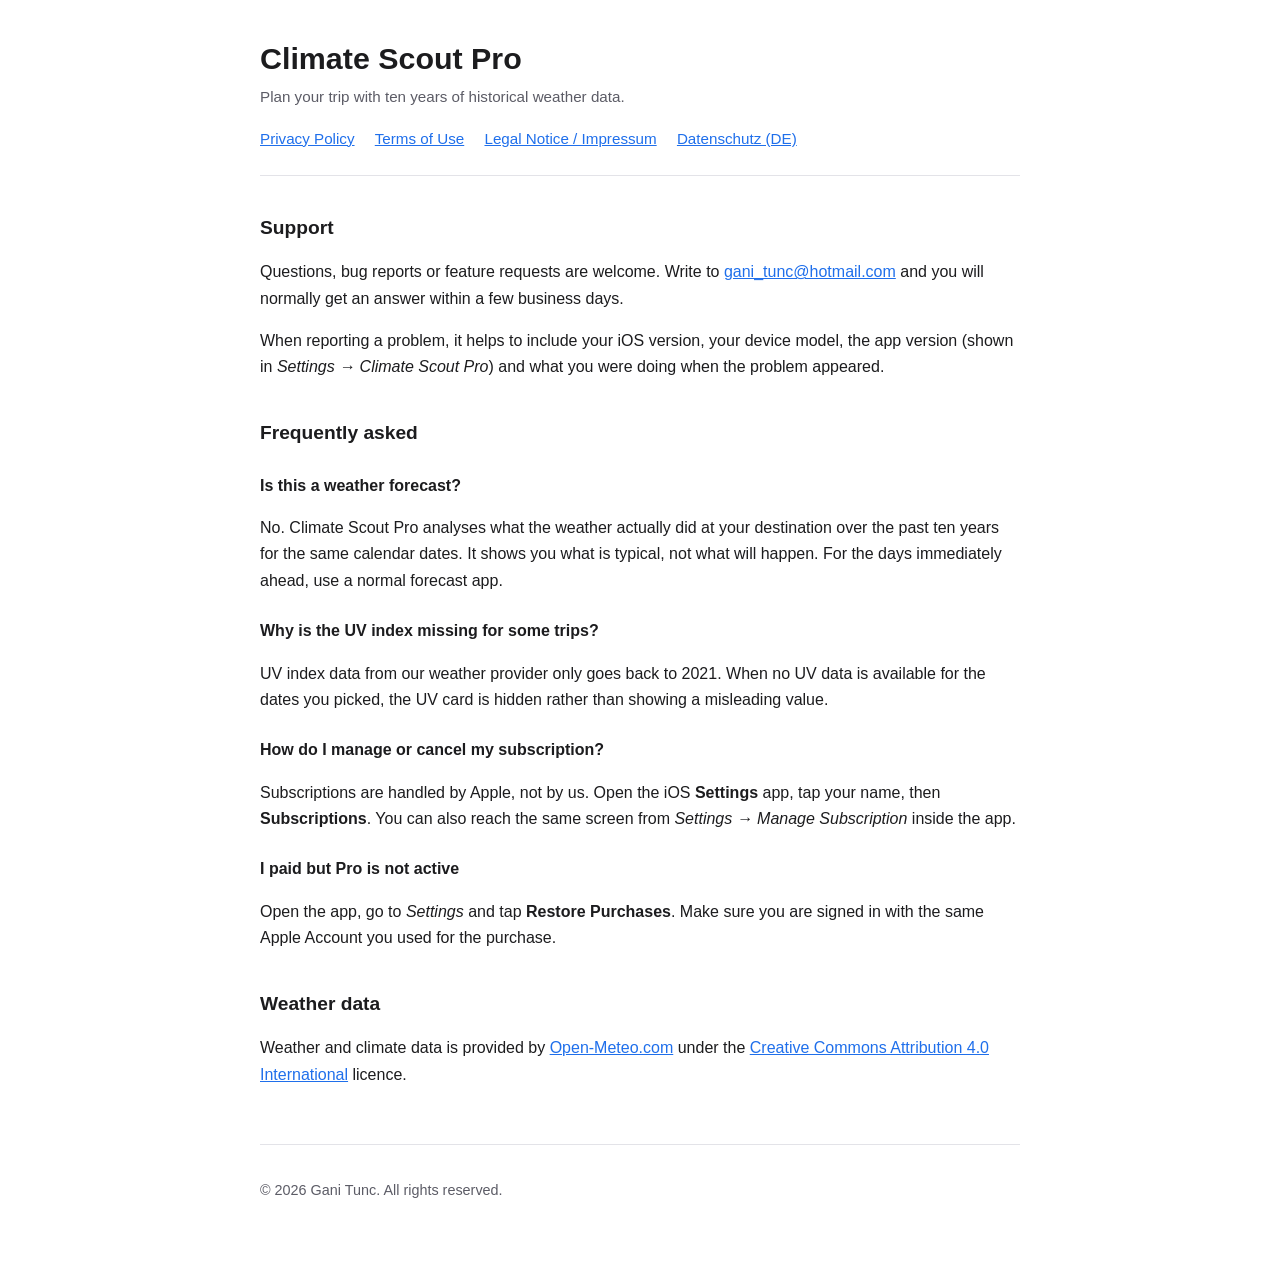
<file: index.html>
<!doctype html>
<html lang="en">
<head>
<meta charset="utf-8">
<meta name="viewport" content="width=device-width, initial-scale=1">
<title>Climate Scout Pro — Support</title>
<link rel="stylesheet" href="style.css">
</head>
<body>
<main>
  <header>
    <h1>Climate Scout Pro</h1>
    <p class="sub">Plan your trip with ten years of historical weather data.</p>
    <nav>
      <a href="privacy.html">Privacy Policy</a>
      <a href="terms.html">Terms of Use</a>
      <a href="impressum.html">Legal Notice / Impressum</a>
      <a href="datenschutz.html">Datenschutz (DE)</a>
    </nav>
  </header>

  <h2>Support</h2>
  <p>
    Questions, bug reports or feature requests are welcome. Write to
    <a href="mailto:gani_tunc@hotmail.com">gani_tunc@hotmail.com</a>
    and you will normally get an answer within a few business days.
  </p>
  <p>
    When reporting a problem, it helps to include your iOS version, your device model,
    the app version (shown in <em>Settings → Climate Scout Pro</em>) and what you were doing
    when the problem appeared.
  </p>

  <h2>Frequently asked</h2>

  <h3>Is this a weather forecast?</h3>
  <p>
    No. Climate Scout Pro analyses what the weather actually did at your destination over the
    past ten years for the same calendar dates. It shows you what is typical, not what will happen.
    For the days immediately ahead, use a normal forecast app.
  </p>

  <h3>Why is the UV index missing for some trips?</h3>
  <p>
    UV index data from our weather provider only goes back to 2021. When no UV data is available
    for the dates you picked, the UV card is hidden rather than showing a misleading value.
  </p>

  <h3>How do I manage or cancel my subscription?</h3>
  <p>
    Subscriptions are handled by Apple, not by us. Open the iOS <strong>Settings</strong> app, tap your
    name, then <strong>Subscriptions</strong>. You can also reach the same screen from
    <em>Settings → Manage Subscription</em> inside the app.
  </p>

  <h3>I paid but Pro is not active</h3>
  <p>
    Open the app, go to <em>Settings</em> and tap <strong>Restore Purchases</strong>. Make sure you are
    signed in with the same Apple Account you used for the purchase.
  </p>

  <h2>Weather data</h2>
  <p>
    Weather and climate data is provided by <a href="https://open-meteo.com/">Open-Meteo.com</a>
    under the
    <a href="https://creativecommons.org/licenses/by/4.0/">Creative Commons Attribution 4.0 International</a>
    licence.
  </p>

  <footer>
    <p>© <span id="y">2026</span> Gani Tunc. All rights reserved.</p>
  </footer>
</main>
<script>document.getElementById('y').textContent = new Date().getFullYear();</script>
</body>
</html>
</file>
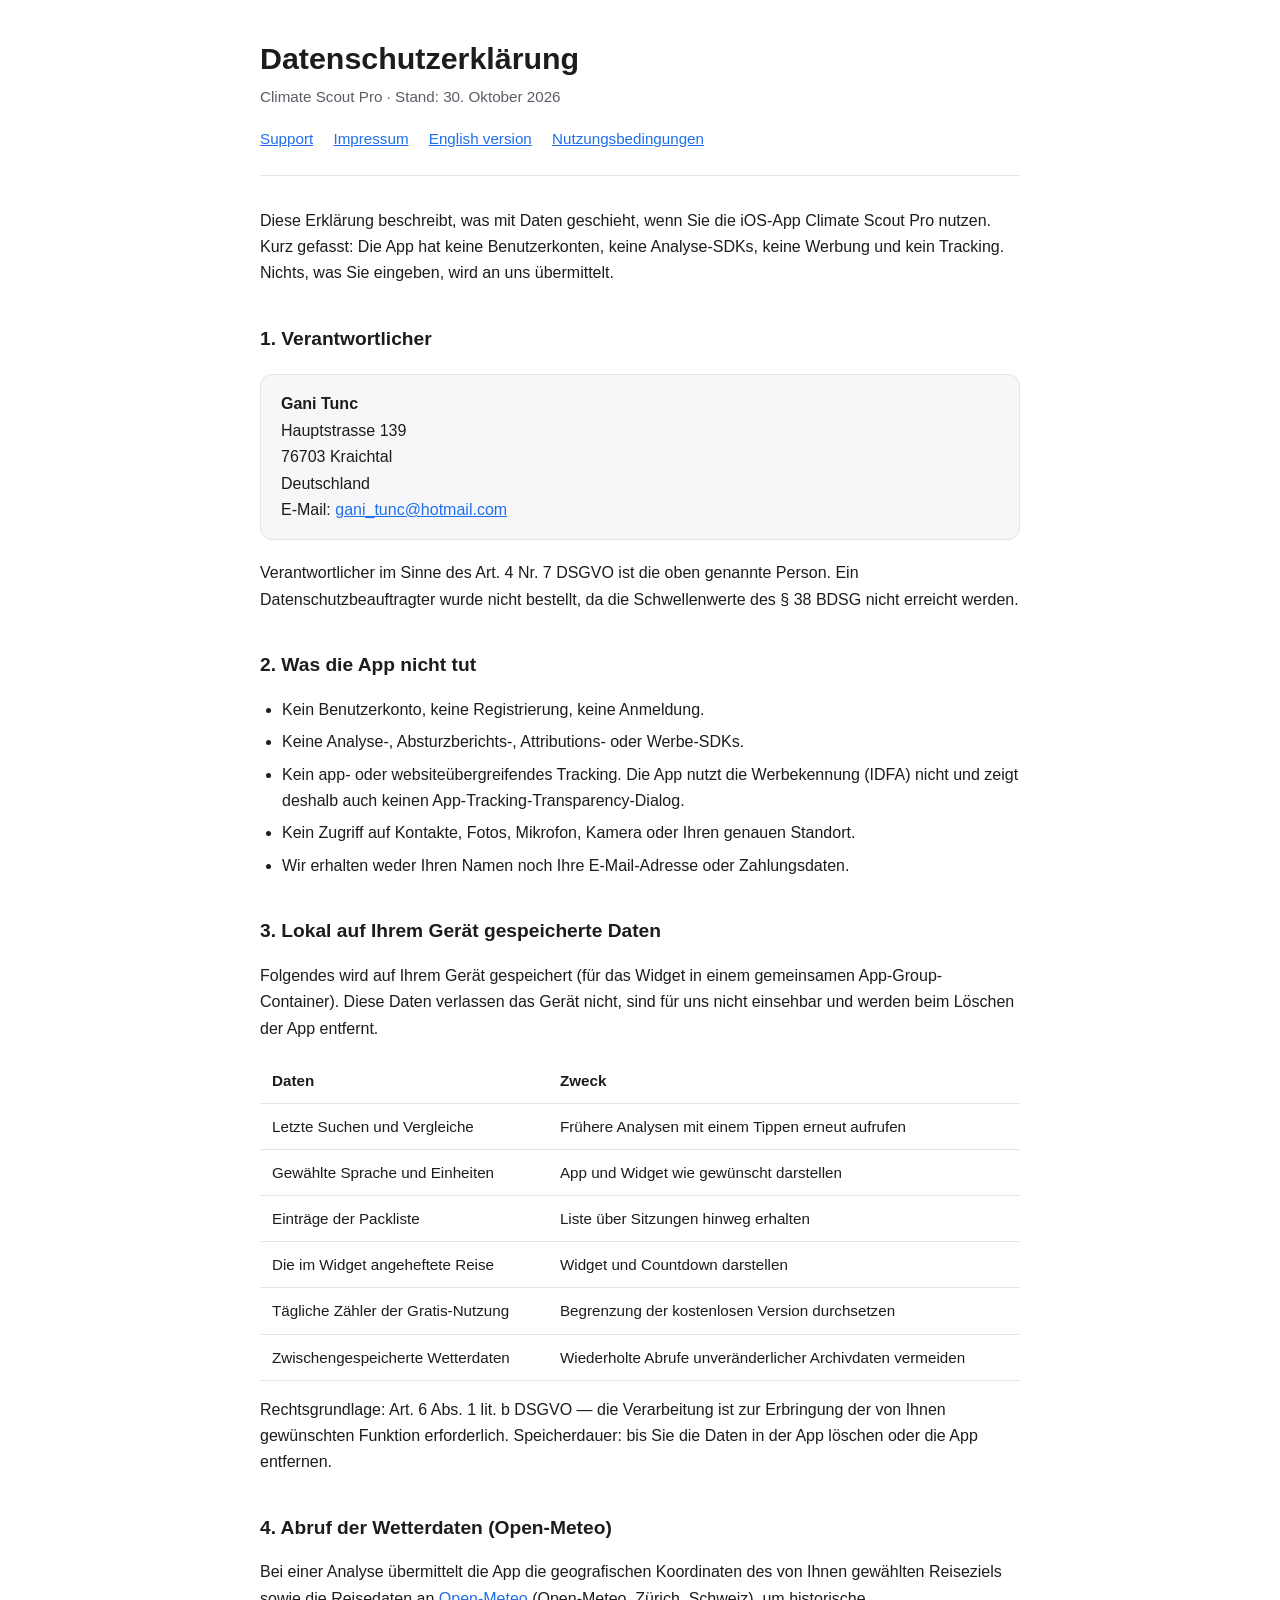
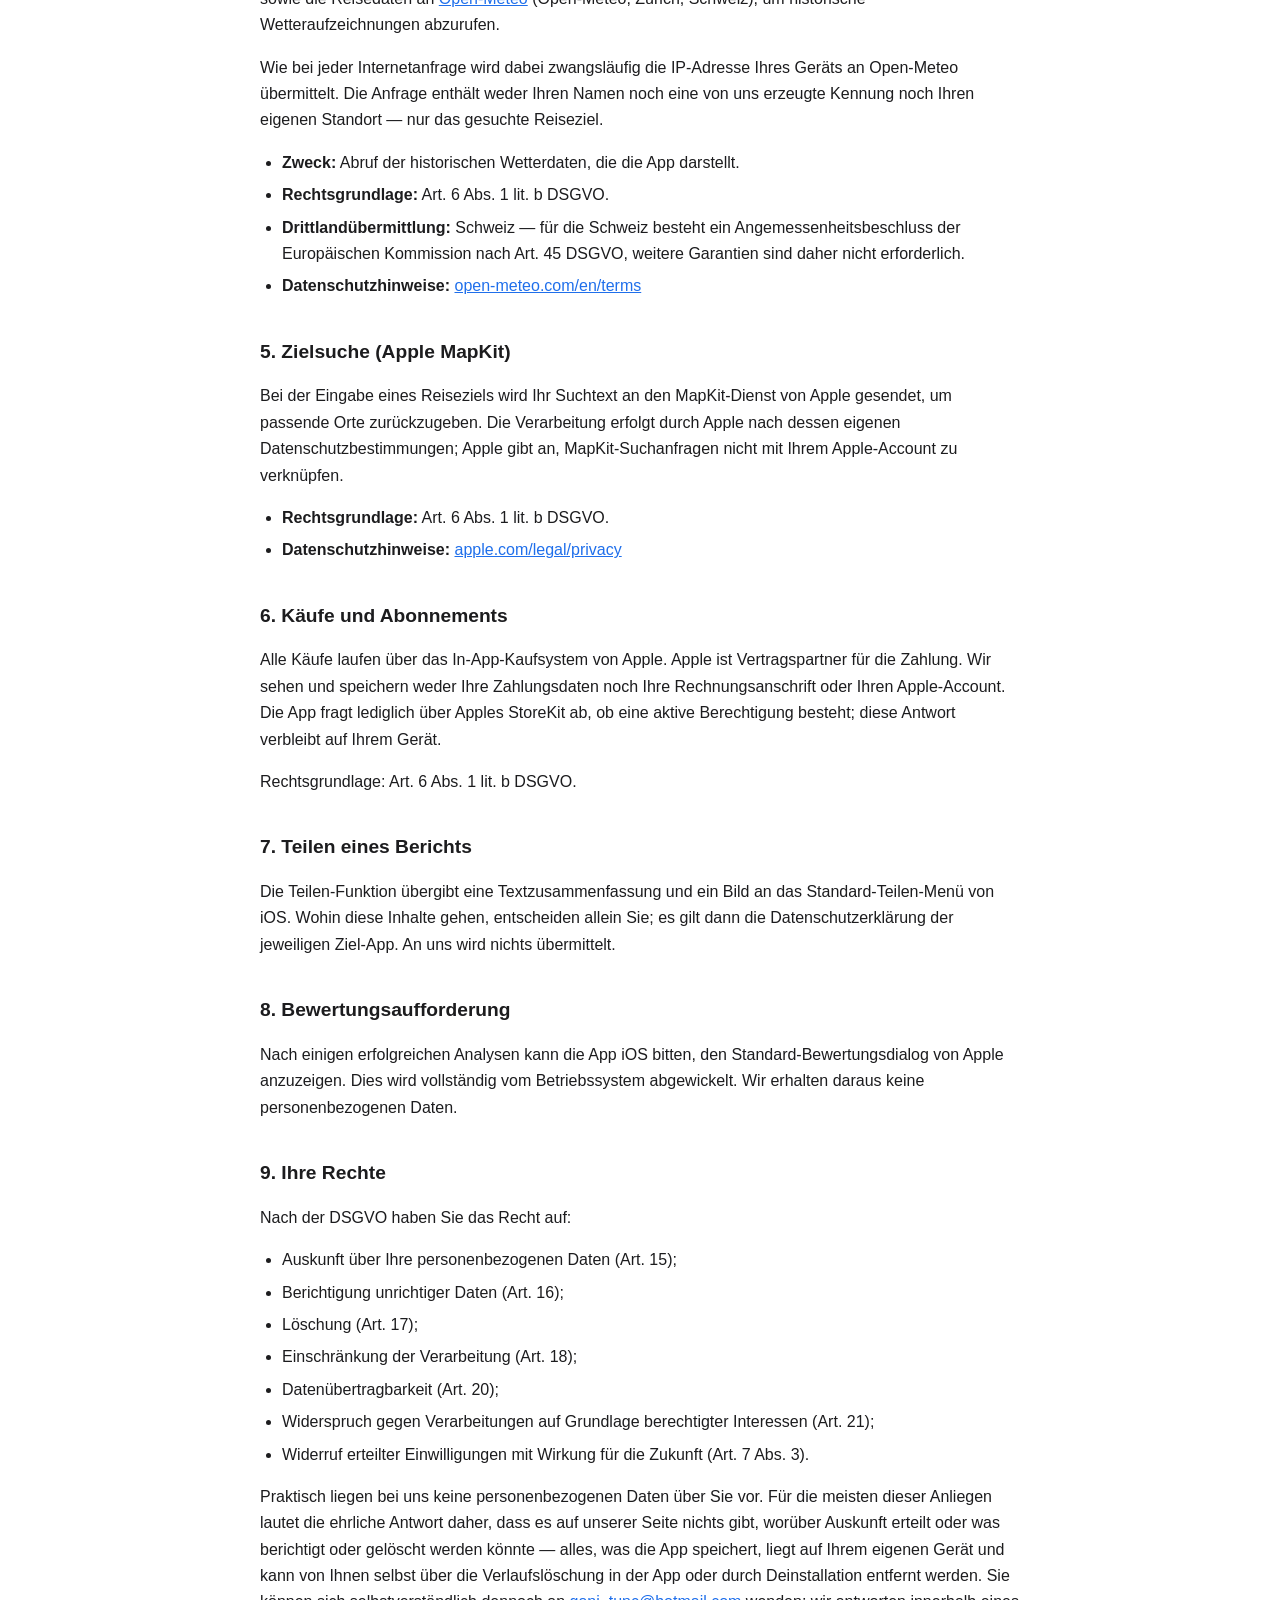
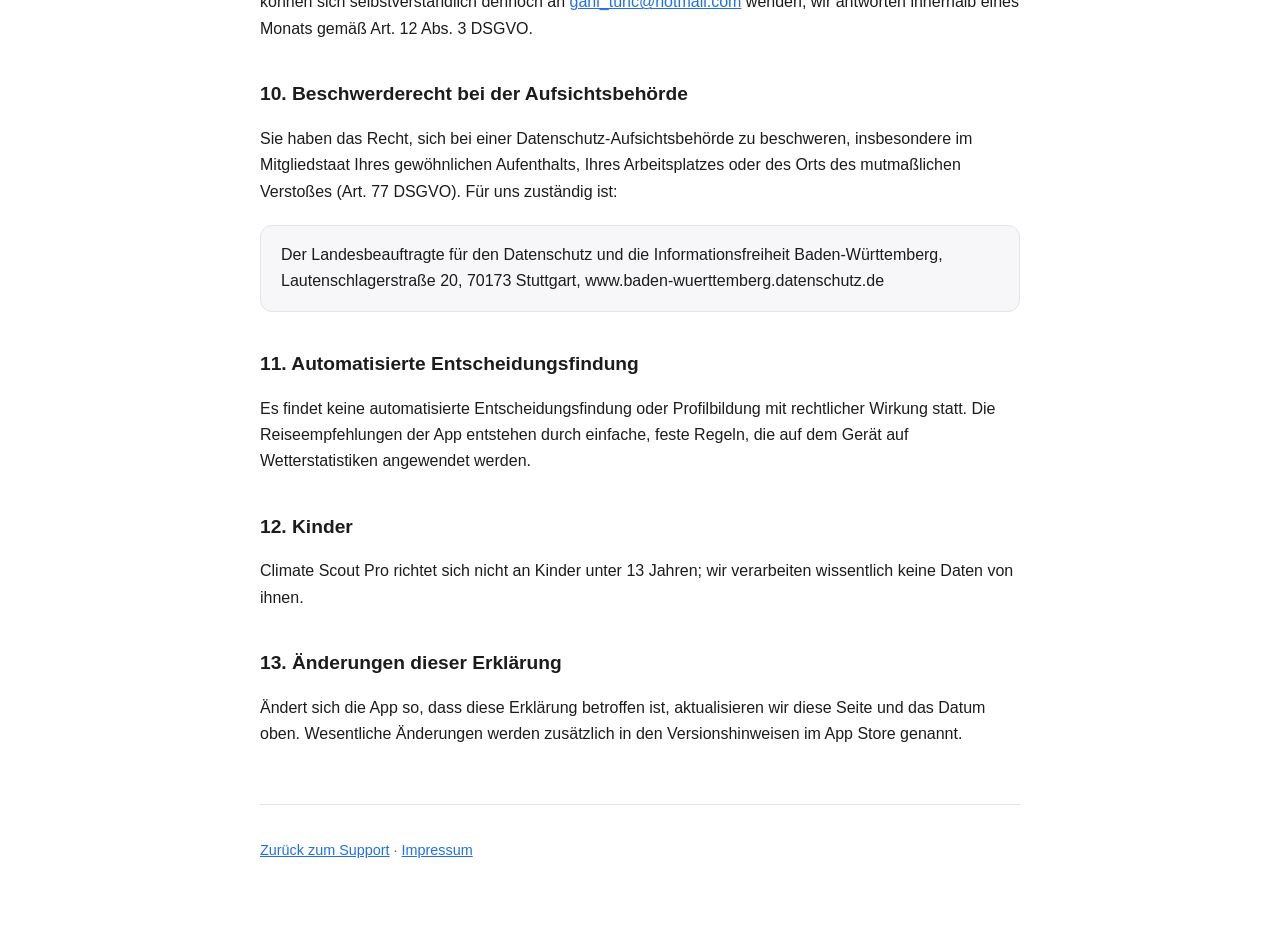
<file: datenschutz.html>
<!doctype html>
<html lang="de">
<head>
<meta charset="utf-8">
<meta name="viewport" content="width=device-width, initial-scale=1">
<title>Datenschutzerklärung — Climate Scout Pro</title>
<link rel="stylesheet" href="style.css">
</head>
<body>
<main>
  <header>
    <h1>Datenschutzerklärung</h1>
    <p class="sub">Climate Scout Pro · Stand: 30. Oktober 2026</p>
    <nav>
      <a href="index.html">Support</a>
      <a href="impressum.html">Impressum</a>
      <a href="privacy.html">English version</a>
      <a href="terms.html">Nutzungsbedingungen</a>
    </nav>
  </header>

  <p>
    Diese Erklärung beschreibt, was mit Daten geschieht, wenn Sie die iOS-App Climate Scout Pro
    nutzen. Kurz gefasst: Die App hat keine Benutzerkonten, keine Analyse-SDKs, keine Werbung und
    kein Tracking. Nichts, was Sie eingeben, wird an uns übermittelt.
  </p>

  <h2>1. Verantwortlicher</h2>
  <div class="card">
    <address>
      <strong>Gani Tunc</strong><br>
      Hauptstrasse 139<br>
      76703 Kraichtal<br>
      Deutschland<br>
      E-Mail: <a href="mailto:gani_tunc@hotmail.com">gani_tunc@hotmail.com</a>
    </address>
  </div>
  <p>
    Verantwortlicher im Sinne des Art. 4 Nr. 7 DSGVO ist die oben genannte Person. Ein
    Datenschutzbeauftragter wurde nicht bestellt, da die Schwellenwerte des § 38 BDSG nicht
    erreicht werden.
  </p>

  <h2>2. Was die App nicht tut</h2>
  <ul>
    <li>Kein Benutzerkonto, keine Registrierung, keine Anmeldung.</li>
    <li>Keine Analyse-, Absturzberichts-, Attributions- oder Werbe-SDKs.</li>
    <li>Kein app- oder websiteübergreifendes Tracking. Die App nutzt die Werbekennung (IDFA)
        nicht und zeigt deshalb auch keinen App-Tracking-Transparency-Dialog.</li>
    <li>Kein Zugriff auf Kontakte, Fotos, Mikrofon, Kamera oder Ihren genauen Standort.</li>
    <li>Wir erhalten weder Ihren Namen noch Ihre E-Mail-Adresse oder Zahlungsdaten.</li>
  </ul>

  <h2>3. Lokal auf Ihrem Gerät gespeicherte Daten</h2>
  <p>
    Folgendes wird auf Ihrem Gerät gespeichert (für das Widget in einem gemeinsamen App-Group-
    Container). Diese Daten verlassen das Gerät nicht, sind für uns nicht einsehbar und werden
    beim Löschen der App entfernt.
  </p>
  <table>
    <tr><th>Daten</th><th>Zweck</th></tr>
    <tr><td>Letzte Suchen und Vergleiche</td><td>Frühere Analysen mit einem Tippen erneut aufrufen</td></tr>
    <tr><td>Gewählte Sprache und Einheiten</td><td>App und Widget wie gewünscht darstellen</td></tr>
    <tr><td>Einträge der Packliste</td><td>Liste über Sitzungen hinweg erhalten</td></tr>
    <tr><td>Die im Widget angeheftete Reise</td><td>Widget und Countdown darstellen</td></tr>
    <tr><td>Tägliche Zähler der Gratis-Nutzung</td><td>Begrenzung der kostenlosen Version durchsetzen</td></tr>
    <tr><td>Zwischengespeicherte Wetterdaten</td><td>Wiederholte Abrufe unveränderlicher Archivdaten vermeiden</td></tr>
  </table>
  <p>
    Rechtsgrundlage: Art. 6 Abs. 1 lit. b DSGVO — die Verarbeitung ist zur Erbringung der von Ihnen
    gewünschten Funktion erforderlich. Speicherdauer: bis Sie die Daten in der App löschen oder die
    App entfernen.
  </p>

  <h2>4. Abruf der Wetterdaten (Open-Meteo)</h2>
  <p>
    Bei einer Analyse übermittelt die App die geografischen Koordinaten des von Ihnen gewählten
    Reiseziels sowie die Reisedaten an <a href="https://open-meteo.com/">Open-Meteo</a>
    (Open-Meteo, Zürich, Schweiz), um historische Wetteraufzeichnungen abzurufen.
  </p>
  <p>
    Wie bei jeder Internetanfrage wird dabei zwangsläufig die IP-Adresse Ihres Geräts an
    Open-Meteo übermittelt. Die Anfrage enthält weder Ihren Namen noch eine von uns erzeugte
    Kennung noch Ihren eigenen Standort — nur das gesuchte Reiseziel.
  </p>
  <ul>
    <li><strong>Zweck:</strong> Abruf der historischen Wetterdaten, die die App darstellt.</li>
    <li><strong>Rechtsgrundlage:</strong> Art. 6 Abs. 1 lit. b DSGVO.</li>
    <li><strong>Drittlandübermittlung:</strong> Schweiz — für die Schweiz besteht ein
        Angemessenheitsbeschluss der Europäischen Kommission nach Art. 45 DSGVO, weitere Garantien
        sind daher nicht erforderlich.</li>
    <li><strong>Datenschutzhinweise:</strong> <a href="https://open-meteo.com/en/terms">open-meteo.com/en/terms</a></li>
  </ul>

  <h2>5. Zielsuche (Apple MapKit)</h2>
  <p>
    Bei der Eingabe eines Reiseziels wird Ihr Suchtext an den MapKit-Dienst von Apple gesendet, um
    passende Orte zurückzugeben. Die Verarbeitung erfolgt durch Apple nach dessen eigenen
    Datenschutzbestimmungen; Apple gibt an, MapKit-Suchanfragen nicht mit Ihrem Apple-Account zu
    verknüpfen.
  </p>
  <ul>
    <li><strong>Rechtsgrundlage:</strong> Art. 6 Abs. 1 lit. b DSGVO.</li>
    <li><strong>Datenschutzhinweise:</strong> <a href="https://www.apple.com/legal/privacy/">apple.com/legal/privacy</a></li>
  </ul>

  <h2>6. Käufe und Abonnements</h2>
  <p>
    Alle Käufe laufen über das In-App-Kaufsystem von Apple. Apple ist Vertragspartner für die
    Zahlung. Wir sehen und speichern weder Ihre Zahlungsdaten noch Ihre Rechnungsanschrift oder
    Ihren Apple-Account. Die App fragt lediglich über Apples StoreKit ab, ob eine aktive
    Berechtigung besteht; diese Antwort verbleibt auf Ihrem Gerät.
  </p>
  <p>Rechtsgrundlage: Art. 6 Abs. 1 lit. b DSGVO.</p>

  <h2>7. Teilen eines Berichts</h2>
  <p>
    Die Teilen-Funktion übergibt eine Textzusammenfassung und ein Bild an das Standard-Teilen-Menü
    von iOS. Wohin diese Inhalte gehen, entscheiden allein Sie; es gilt dann die
    Datenschutzerklärung der jeweiligen Ziel-App. An uns wird nichts übermittelt.
  </p>

  <h2>8. Bewertungsaufforderung</h2>
  <p>
    Nach einigen erfolgreichen Analysen kann die App iOS bitten, den Standard-Bewertungsdialog von
    Apple anzuzeigen. Dies wird vollständig vom Betriebssystem abgewickelt. Wir erhalten daraus
    keine personenbezogenen Daten.
  </p>

  <h2>9. Ihre Rechte</h2>
  <p>Nach der DSGVO haben Sie das Recht auf:</p>
  <ul>
    <li>Auskunft über Ihre personenbezogenen Daten (Art. 15);</li>
    <li>Berichtigung unrichtiger Daten (Art. 16);</li>
    <li>Löschung (Art. 17);</li>
    <li>Einschränkung der Verarbeitung (Art. 18);</li>
    <li>Datenübertragbarkeit (Art. 20);</li>
    <li>Widerspruch gegen Verarbeitungen auf Grundlage berechtigter Interessen (Art. 21);</li>
    <li>Widerruf erteilter Einwilligungen mit Wirkung für die Zukunft (Art. 7 Abs. 3).</li>
  </ul>
  <p>
    Praktisch liegen bei uns keine personenbezogenen Daten über Sie vor. Für die meisten dieser
    Anliegen lautet die ehrliche Antwort daher, dass es auf unserer Seite nichts gibt, worüber
    Auskunft erteilt oder was berichtigt oder gelöscht werden könnte — alles, was die App
    speichert, liegt auf Ihrem eigenen Gerät und kann von Ihnen selbst über die Verlaufslöschung
    in der App oder durch Deinstallation entfernt werden. Sie können sich selbstverständlich
    dennoch an <a href="mailto:gani_tunc@hotmail.com">gani_tunc@hotmail.com</a> wenden; wir
    antworten innerhalb eines Monats gemäß Art. 12 Abs. 3 DSGVO.
  </p>

  <h2>10. Beschwerderecht bei der Aufsichtsbehörde</h2>
  <p>
    Sie haben das Recht, sich bei einer Datenschutz-Aufsichtsbehörde zu beschweren, insbesondere
    im Mitgliedstaat Ihres gewöhnlichen Aufenthalts, Ihres Arbeitsplatzes oder des Orts des
    mutmaßlichen Verstoßes (Art. 77 DSGVO). Für uns zuständig ist:
  </p>
  <div class="card">
    Der Landesbeauftragte für den Datenschutz und die Informationsfreiheit Baden-Württemberg, Lautenschlagerstraße 20, 70173 Stuttgart, www.baden-wuerttemberg.datenschutz.de
  </div>

  <h2>11. Automatisierte Entscheidungsfindung</h2>
  <p>
    Es findet keine automatisierte Entscheidungsfindung oder Profilbildung mit rechtlicher Wirkung
    statt. Die Reiseempfehlungen der App entstehen durch einfache, feste Regeln, die auf dem Gerät
    auf Wetterstatistiken angewendet werden.
  </p>

  <h2>12. Kinder</h2>
  <p>
    Climate Scout Pro richtet sich nicht an Kinder unter 13 Jahren; wir verarbeiten wissentlich
    keine Daten von ihnen.
  </p>

  <h2>13. Änderungen dieser Erklärung</h2>
  <p>
    Ändert sich die App so, dass diese Erklärung betroffen ist, aktualisieren wir diese Seite und
    das Datum oben. Wesentliche Änderungen werden zusätzlich in den Versionshinweisen im App Store
    genannt.
  </p>

  <footer>
    <p><a href="index.html">Zurück zum Support</a> · <a href="impressum.html">Impressum</a></p>
  </footer>
</main>
</body>
</html>
</file>
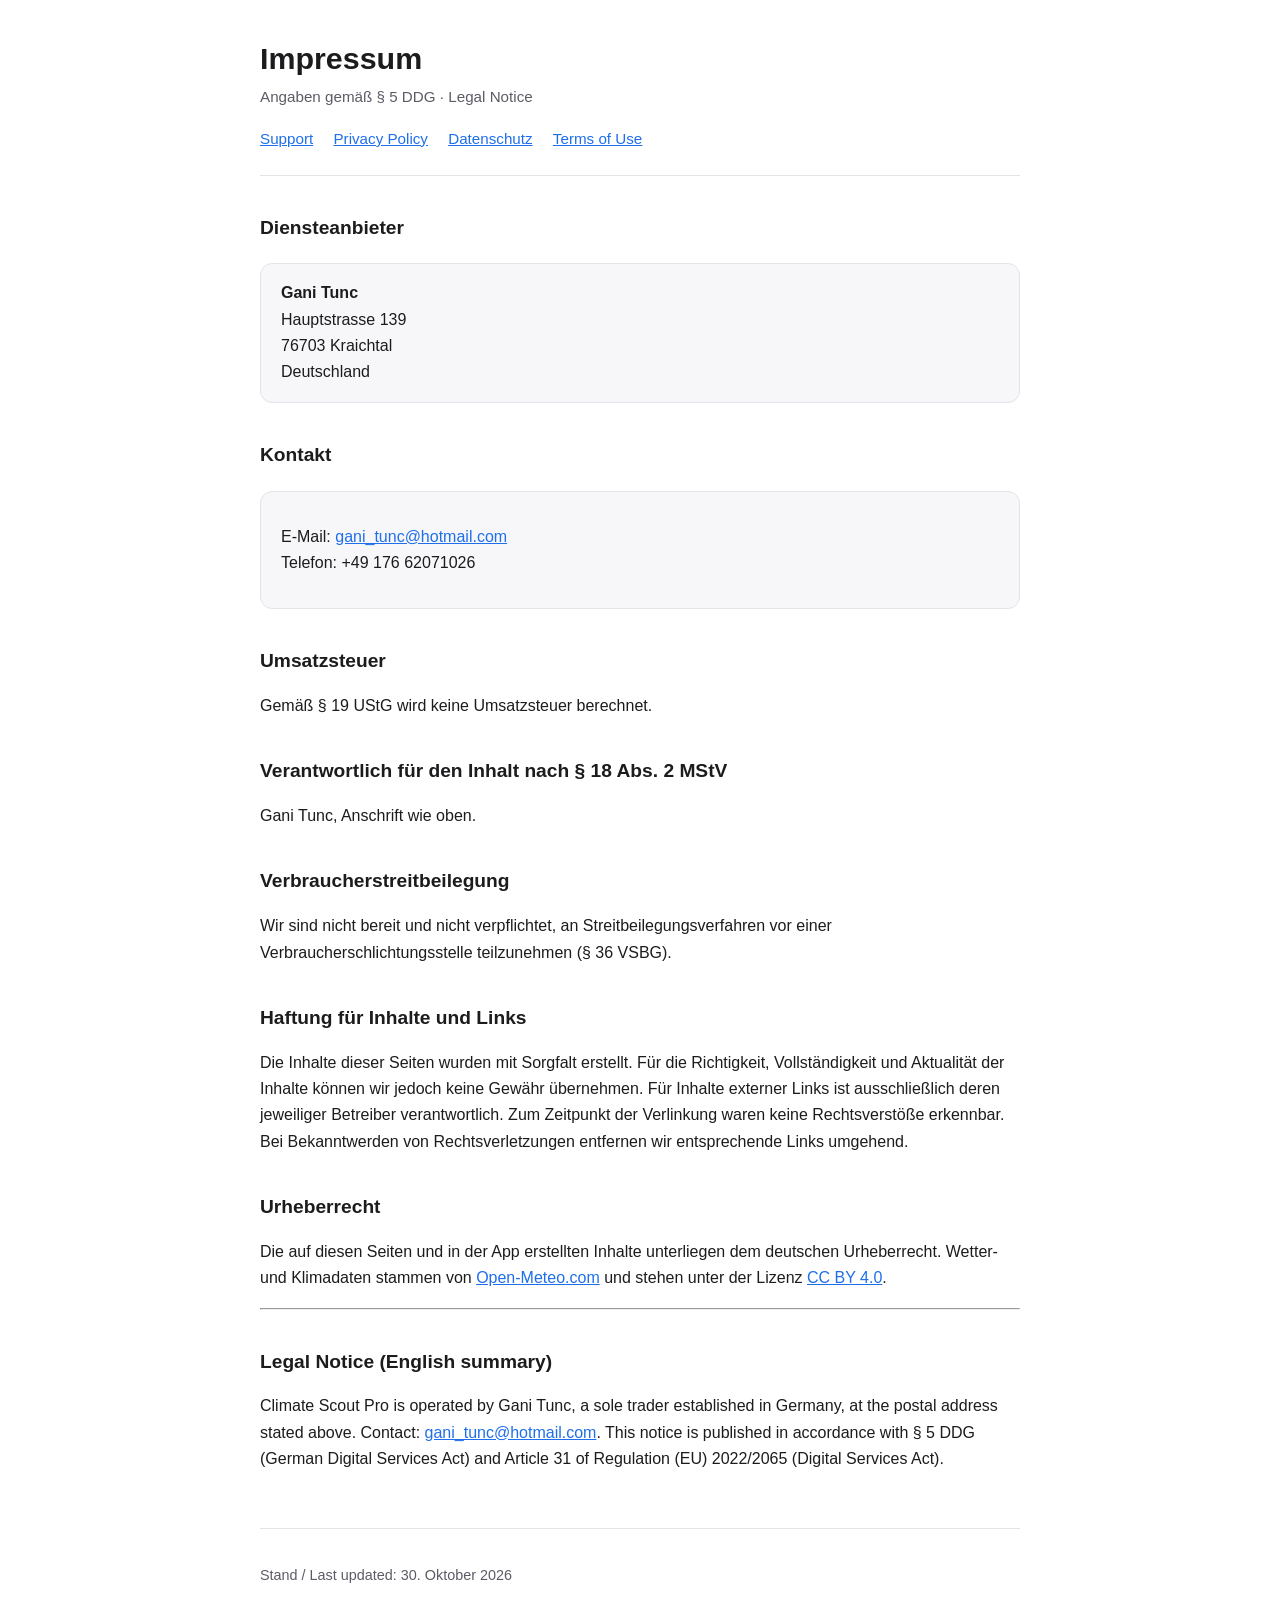
<file: impressum.html>
<!doctype html>
<html lang="de">
<head>
<meta charset="utf-8">
<meta name="viewport" content="width=device-width, initial-scale=1">
<title>Impressum — Climate Scout Pro</title>
<link rel="stylesheet" href="style.css">
</head>
<body>
<main>
  <header>
    <h1>Impressum</h1>
    <p class="sub">Angaben gemäß § 5 DDG · Legal Notice</p>
    <nav>
      <a href="index.html">Support</a>
      <a href="privacy.html">Privacy Policy</a>
      <a href="datenschutz.html">Datenschutz</a>
      <a href="terms.html">Terms of Use</a>
    </nav>
  </header>

  <h2>Diensteanbieter</h2>
  <div class="card">
    <address>
      <strong>Gani Tunc</strong><br>
      Hauptstrasse 139<br>
      76703 Kraichtal<br>
      Deutschland
    </address>
  </div>

  <h2>Kontakt</h2>
  <div class="card">
    <p>
      E-Mail: <a href="mailto:gani_tunc@hotmail.com">gani_tunc@hotmail.com</a><br>
      Telefon: +49 176 62071026
    </p>
  </div>

  <h2>Umsatzsteuer</h2>
  <p>
    Gemäß § 19 UStG wird keine Umsatzsteuer berechnet.
  </p>

  <h2>Verantwortlich für den Inhalt nach § 18 Abs. 2 MStV</h2>
  <p>
    Gani Tunc, Anschrift wie oben.
  </p>

  <h2>Verbraucherstreitbeilegung</h2>
  <p>
    Wir sind nicht bereit und nicht verpflichtet, an Streitbeilegungsverfahren vor einer
    Verbraucherschlichtungsstelle teilzunehmen (§ 36 VSBG).
  </p>

  <h2>Haftung für Inhalte und Links</h2>
  <p>
    Die Inhalte dieser Seiten wurden mit Sorgfalt erstellt. Für die Richtigkeit, Vollständigkeit
    und Aktualität der Inhalte können wir jedoch keine Gewähr übernehmen. Für Inhalte externer
    Links ist ausschließlich deren jeweiliger Betreiber verantwortlich. Zum Zeitpunkt der
    Verlinkung waren keine Rechtsverstöße erkennbar. Bei Bekanntwerden von Rechtsverletzungen
    entfernen wir entsprechende Links umgehend.
  </p>

  <h2>Urheberrecht</h2>
  <p>
    Die auf diesen Seiten und in der App erstellten Inhalte unterliegen dem deutschen
    Urheberrecht. Wetter- und Klimadaten stammen von
    <a href="https://open-meteo.com/">Open-Meteo.com</a> und stehen unter der Lizenz
    <a href="https://creativecommons.org/licenses/by/4.0/">CC BY 4.0</a>.
  </p>

  <hr>

  <h2>Legal Notice (English summary)</h2>
  <p>
    Climate Scout Pro is operated by Gani Tunc, a sole trader established in Germany, at the
    postal address stated above. Contact: <a href="mailto:gani_tunc@hotmail.com">gani_tunc@hotmail.com</a>.
    This notice is published in accordance with § 5 DDG (German Digital Services Act) and
    Article 31 of Regulation (EU) 2022/2065 (Digital Services Act).
  </p>

  <footer>
    <p>Stand / Last updated: 30. Oktober 2026</p>
  </footer>
</main>
</body>
</html>
</file>
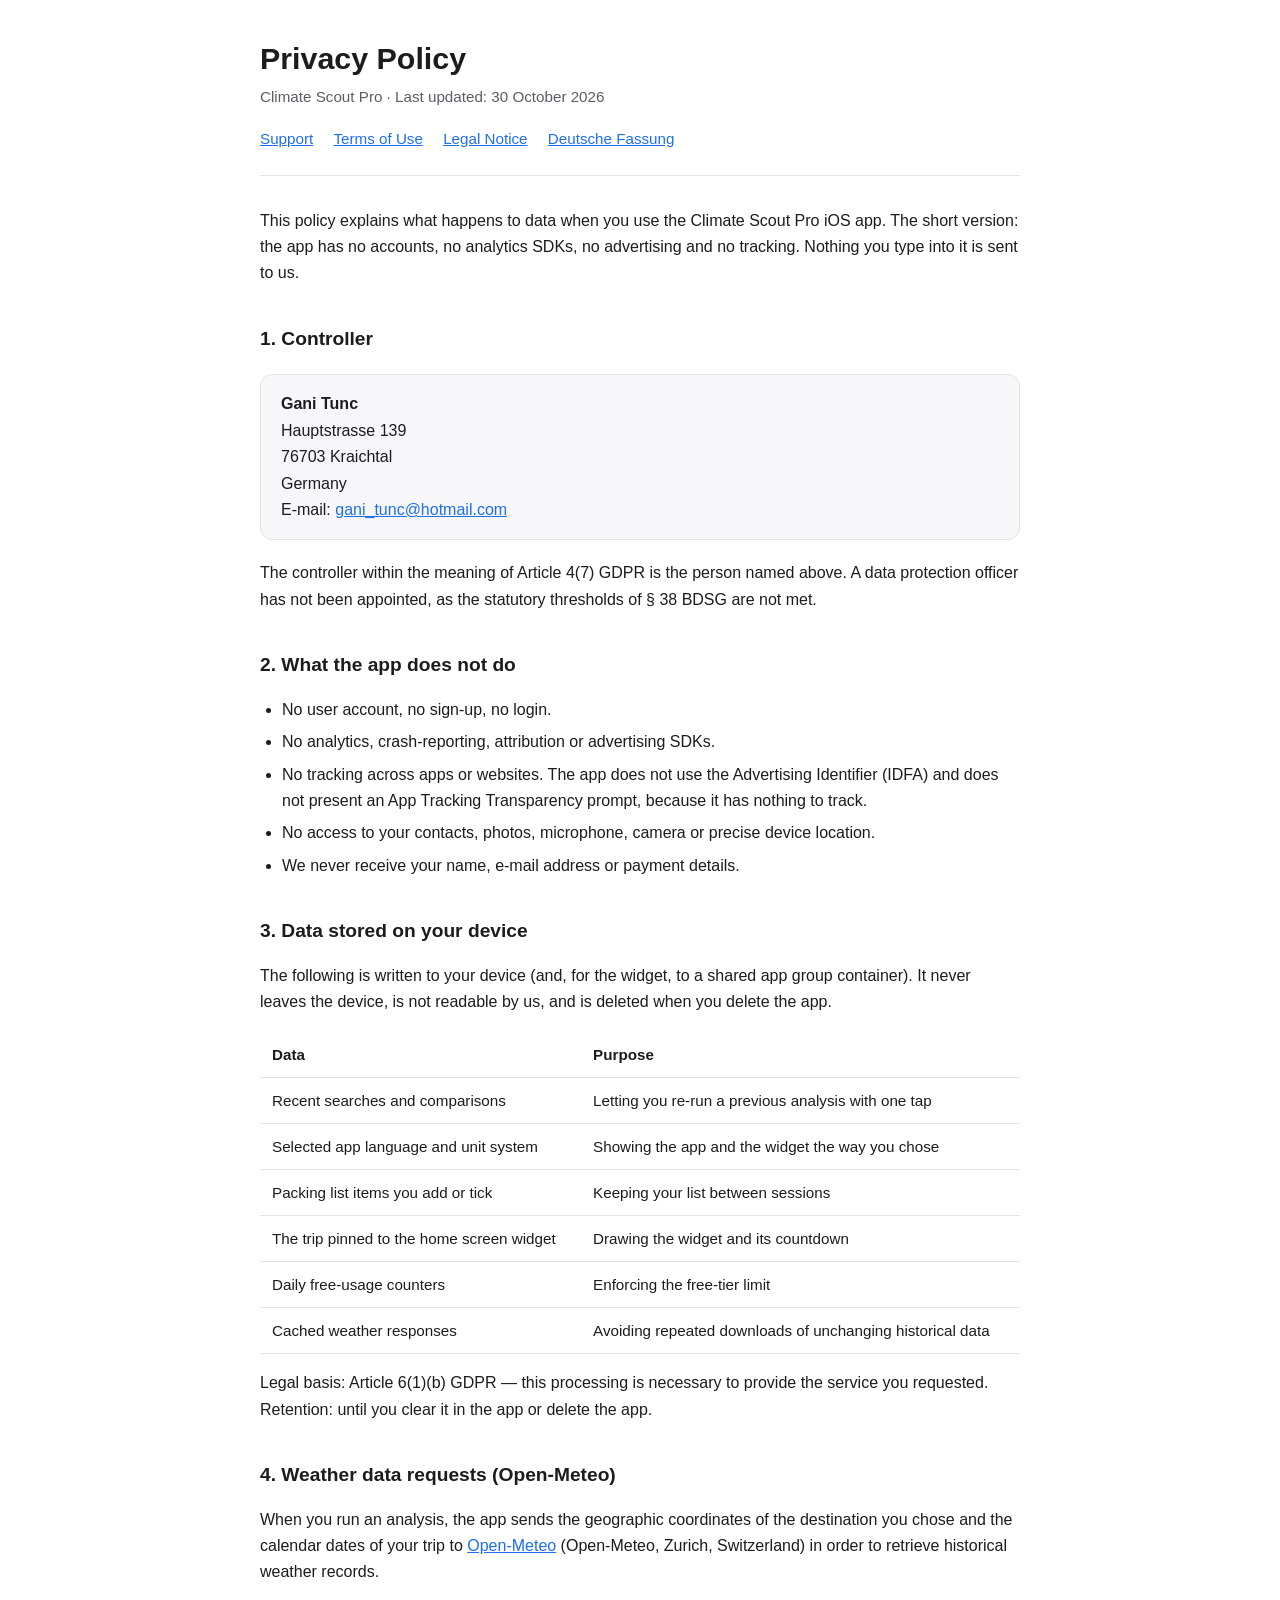
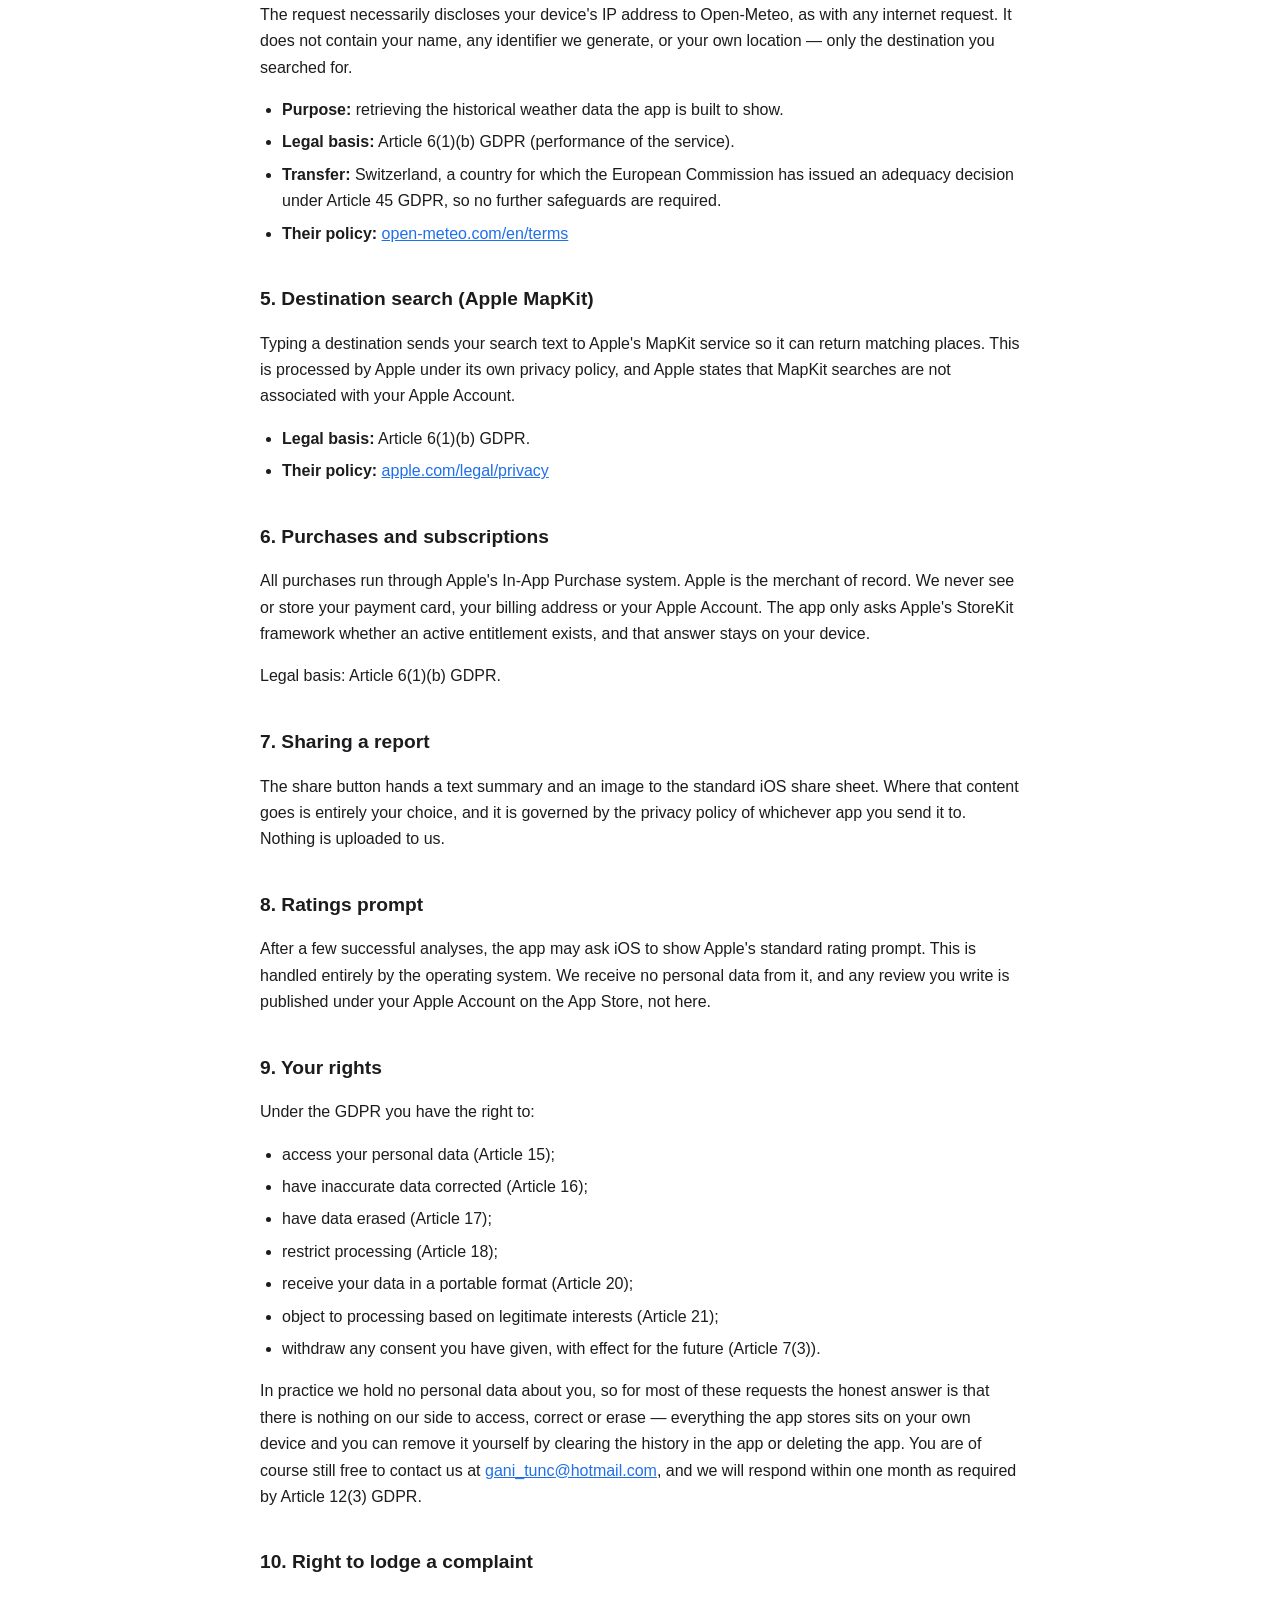
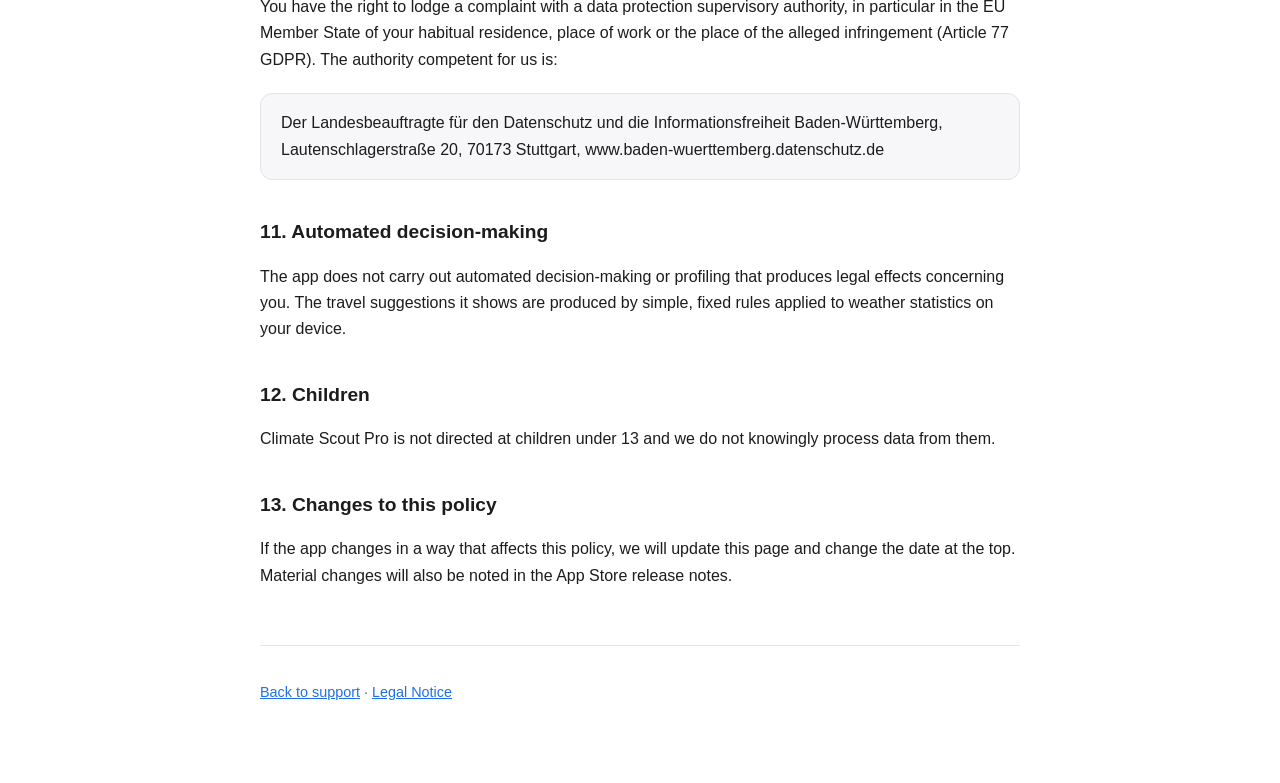
<file: privacy.html>
<!doctype html>
<html lang="en">
<head>
<meta charset="utf-8">
<meta name="viewport" content="width=device-width, initial-scale=1">
<title>Privacy Policy — Climate Scout Pro</title>
<link rel="stylesheet" href="style.css">
</head>
<body>
<main>
  <header>
    <h1>Privacy Policy</h1>
    <p class="sub">Climate Scout Pro · Last updated: 30 October 2026</p>
    <nav>
      <a href="index.html">Support</a>
      <a href="terms.html">Terms of Use</a>
      <a href="impressum.html">Legal Notice</a>
      <a href="datenschutz.html">Deutsche Fassung</a>
    </nav>
  </header>

  <p>
    This policy explains what happens to data when you use the Climate Scout Pro iOS app.
    The short version: the app has no accounts, no analytics SDKs, no advertising and no tracking.
    Nothing you type into it is sent to us.
  </p>

  <h2>1. Controller</h2>
  <div class="card">
    <address>
      <strong>Gani Tunc</strong><br>
      Hauptstrasse 139<br>
      76703 Kraichtal<br>
      Germany<br>
      E-mail: <a href="mailto:gani_tunc@hotmail.com">gani_tunc@hotmail.com</a>
    </address>
  </div>
  <p>
    The controller within the meaning of Article 4(7) GDPR is the person named above. A data
    protection officer has not been appointed, as the statutory thresholds of § 38 BDSG are not met.
  </p>

  <h2>2. What the app does not do</h2>
  <ul>
    <li>No user account, no sign-up, no login.</li>
    <li>No analytics, crash-reporting, attribution or advertising SDKs.</li>
    <li>No tracking across apps or websites. The app does not use the Advertising Identifier (IDFA)
        and does not present an App Tracking Transparency prompt, because it has nothing to track.</li>
    <li>No access to your contacts, photos, microphone, camera or precise device location.</li>
    <li>We never receive your name, e-mail address or payment details.</li>
  </ul>

  <h2>3. Data stored on your device</h2>
  <p>
    The following is written to your device (and, for the widget, to a shared app group container).
    It never leaves the device, is not readable by us, and is deleted when you delete the app.
  </p>
  <table>
    <tr><th>Data</th><th>Purpose</th></tr>
    <tr><td>Recent searches and comparisons</td><td>Letting you re-run a previous analysis with one tap</td></tr>
    <tr><td>Selected app language and unit system</td><td>Showing the app and the widget the way you chose</td></tr>
    <tr><td>Packing list items you add or tick</td><td>Keeping your list between sessions</td></tr>
    <tr><td>The trip pinned to the home screen widget</td><td>Drawing the widget and its countdown</td></tr>
    <tr><td>Daily free-usage counters</td><td>Enforcing the free-tier limit</td></tr>
    <tr><td>Cached weather responses</td><td>Avoiding repeated downloads of unchanging historical data</td></tr>
  </table>
  <p>
    Legal basis: Article 6(1)(b) GDPR — this processing is necessary to provide the service you
    requested. Retention: until you clear it in the app or delete the app.
  </p>

  <h2>4. Weather data requests (Open-Meteo)</h2>
  <p>
    When you run an analysis, the app sends the geographic coordinates of the destination you chose
    and the calendar dates of your trip to <a href="https://open-meteo.com/">Open-Meteo</a>
    (Open-Meteo, Zurich, Switzerland) in order to retrieve historical weather records.
  </p>
  <p>
    The request necessarily discloses your device's IP address to Open-Meteo, as with any internet
    request. It does not contain your name, any identifier we generate, or your own location —
    only the destination you searched for.
  </p>
  <ul>
    <li><strong>Purpose:</strong> retrieving the historical weather data the app is built to show.</li>
    <li><strong>Legal basis:</strong> Article 6(1)(b) GDPR (performance of the service).</li>
    <li><strong>Transfer:</strong> Switzerland, a country for which the European Commission has issued
        an adequacy decision under Article 45 GDPR, so no further safeguards are required.</li>
    <li><strong>Their policy:</strong> <a href="https://open-meteo.com/en/terms">open-meteo.com/en/terms</a></li>
  </ul>

  <h2>5. Destination search (Apple MapKit)</h2>
  <p>
    Typing a destination sends your search text to Apple's MapKit service so it can return matching
    places. This is processed by Apple under its own privacy policy, and Apple states that MapKit
    searches are not associated with your Apple Account.
  </p>
  <ul>
    <li><strong>Legal basis:</strong> Article 6(1)(b) GDPR.</li>
    <li><strong>Their policy:</strong> <a href="https://www.apple.com/legal/privacy/">apple.com/legal/privacy</a></li>
  </ul>

  <h2>6. Purchases and subscriptions</h2>
  <p>
    All purchases run through Apple's In-App Purchase system. Apple is the merchant of record. We
    never see or store your payment card, your billing address or your Apple Account. The app only
    asks Apple's StoreKit framework whether an active entitlement exists, and that answer stays on
    your device.
  </p>
  <p>Legal basis: Article 6(1)(b) GDPR.</p>

  <h2>7. Sharing a report</h2>
  <p>
    The share button hands a text summary and an image to the standard iOS share sheet. Where that
    content goes is entirely your choice, and it is governed by the privacy policy of whichever app
    you send it to. Nothing is uploaded to us.
  </p>

  <h2>8. Ratings prompt</h2>
  <p>
    After a few successful analyses, the app may ask iOS to show Apple's standard rating prompt.
    This is handled entirely by the operating system. We receive no personal data from it, and any
    review you write is published under your Apple Account on the App Store, not here.
  </p>

  <h2>9. Your rights</h2>
  <p>Under the GDPR you have the right to:</p>
  <ul>
    <li>access your personal data (Article 15);</li>
    <li>have inaccurate data corrected (Article 16);</li>
    <li>have data erased (Article 17);</li>
    <li>restrict processing (Article 18);</li>
    <li>receive your data in a portable format (Article 20);</li>
    <li>object to processing based on legitimate interests (Article 21);</li>
    <li>withdraw any consent you have given, with effect for the future (Article 7(3)).</li>
  </ul>
  <p>
    In practice we hold no personal data about you, so for most of these requests the honest answer
    is that there is nothing on our side to access, correct or erase — everything the app stores
    sits on your own device and you can remove it yourself by clearing the history in the app or
    deleting the app. You are of course still free to contact us at
    <a href="mailto:gani_tunc@hotmail.com">gani_tunc@hotmail.com</a>, and we will respond within
    one month as required by Article 12(3) GDPR.
  </p>

  <h2>10. Right to lodge a complaint</h2>
  <p>
    You have the right to lodge a complaint with a data protection supervisory authority, in
    particular in the EU Member State of your habitual residence, place of work or the place of the
    alleged infringement (Article 77 GDPR). The authority competent for us is:
  </p>
  <div class="card">
    Der Landesbeauftragte für den Datenschutz und die Informationsfreiheit Baden-Württemberg, Lautenschlagerstraße 20, 70173 Stuttgart, www.baden-wuerttemberg.datenschutz.de
  </div>

  <h2>11. Automated decision-making</h2>
  <p>
    The app does not carry out automated decision-making or profiling that produces legal effects
    concerning you. The travel suggestions it shows are produced by simple, fixed rules applied to
    weather statistics on your device.
  </p>

  <h2>12. Children</h2>
  <p>
    Climate Scout Pro is not directed at children under 13 and we do not knowingly process data
    from them.
  </p>

  <h2>13. Changes to this policy</h2>
  <p>
    If the app changes in a way that affects this policy, we will update this page and change the
    date at the top. Material changes will also be noted in the App Store release notes.
  </p>

  <footer>
    <p><a href="index.html">Back to support</a> · <a href="impressum.html">Legal Notice</a></p>
  </footer>
</main>
</body>
</html>
</file>
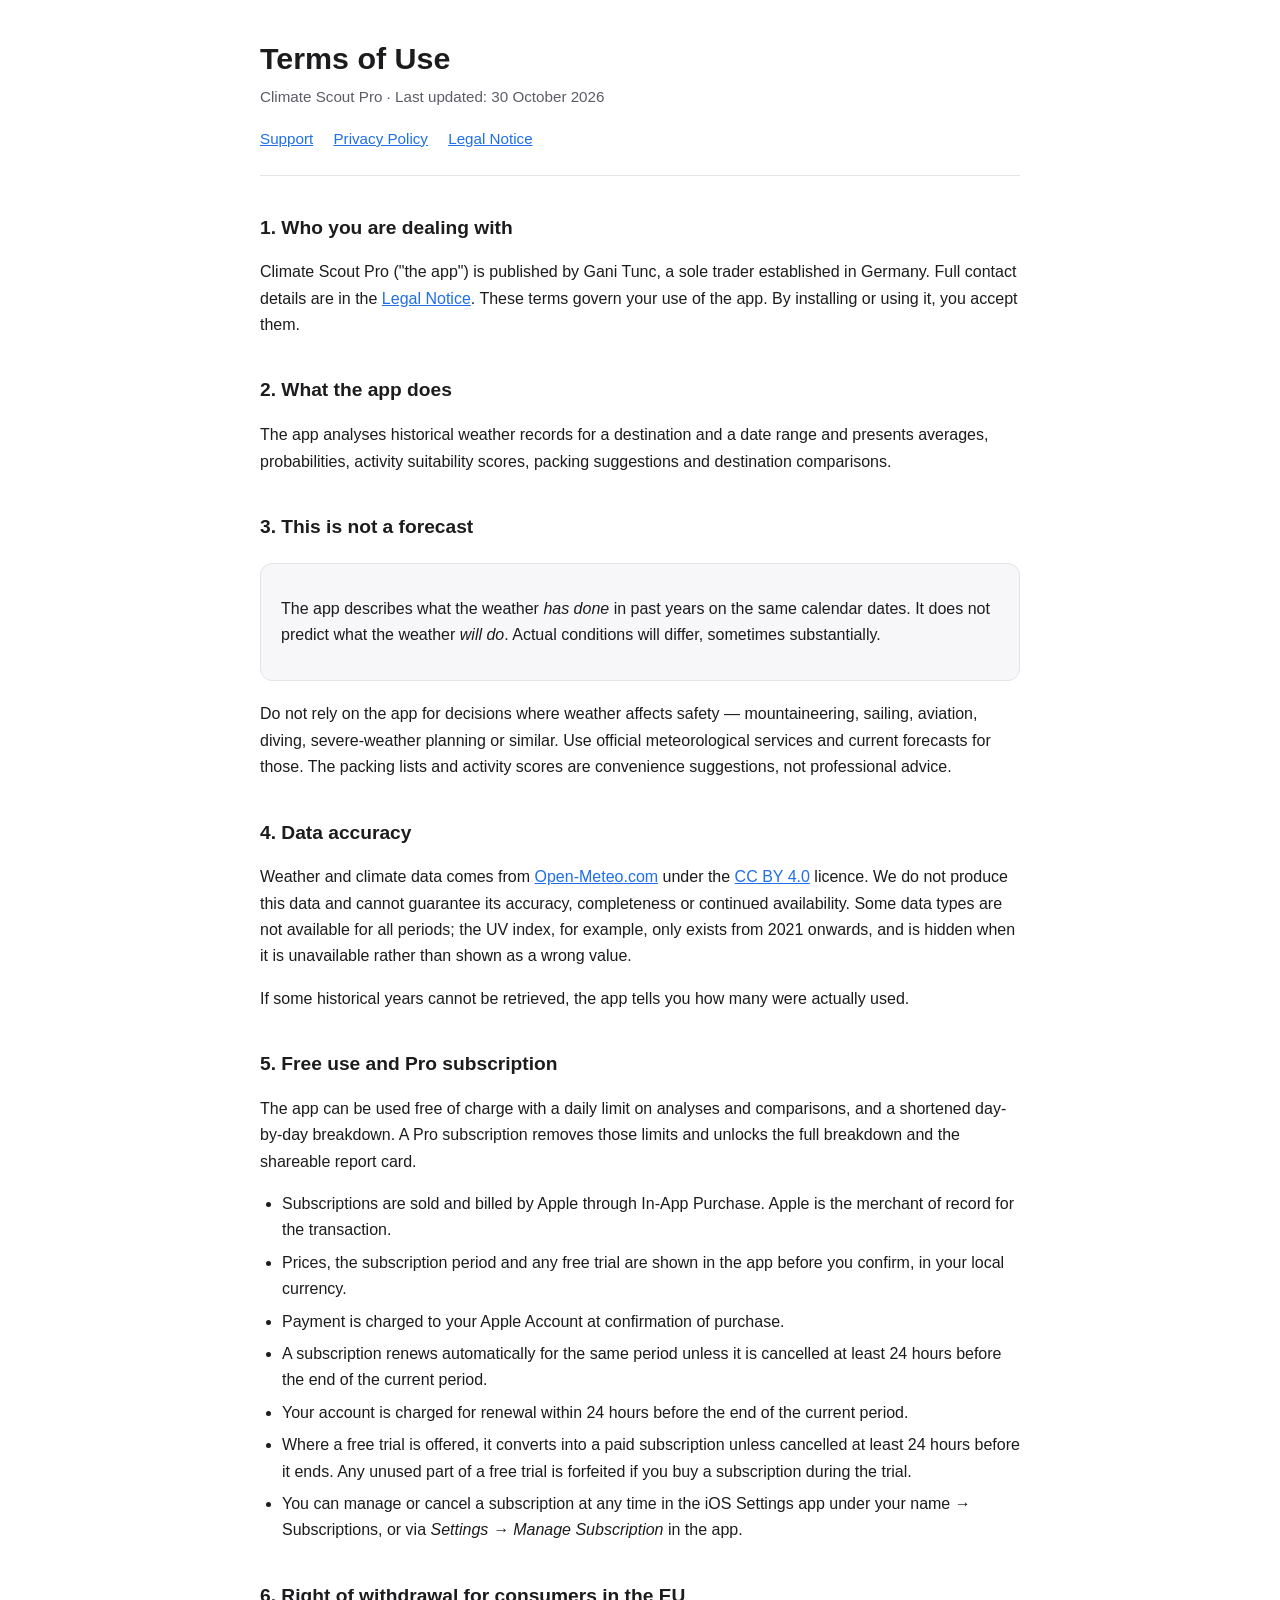
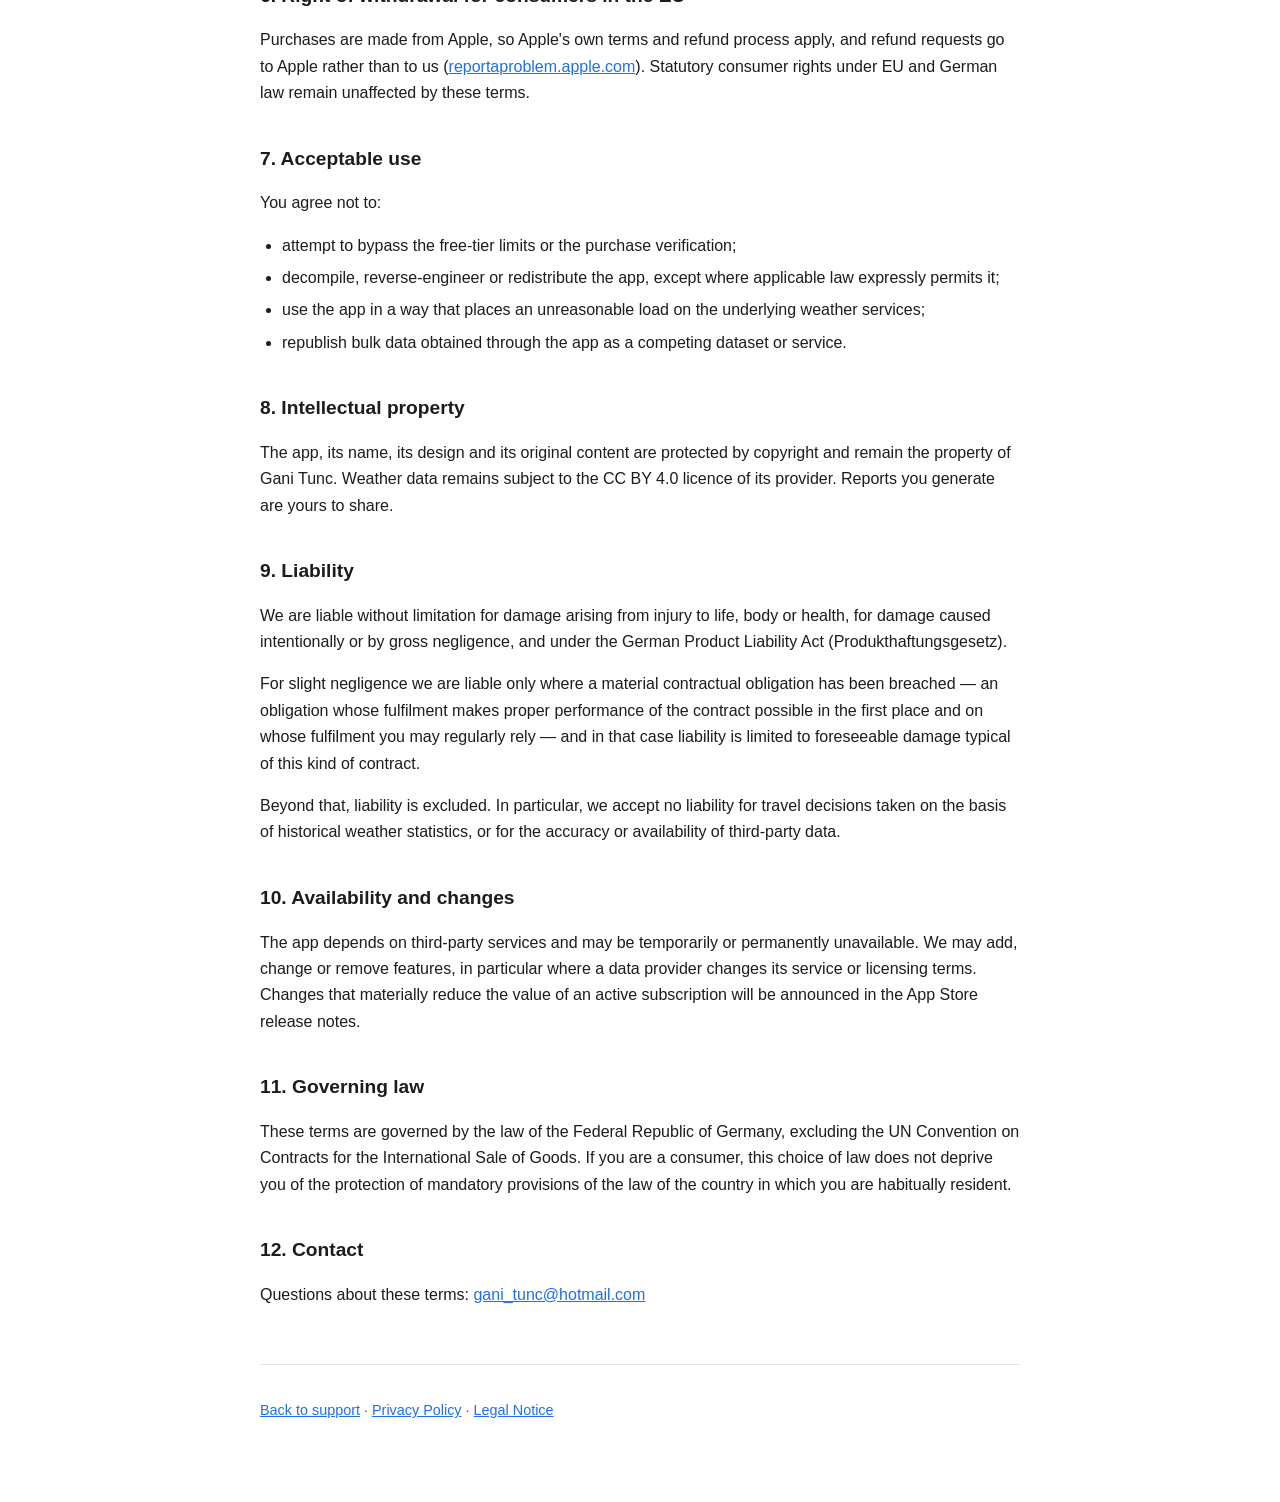
<file: terms.html>
<!doctype html>
<html lang="en">
<head>
<meta charset="utf-8">
<meta name="viewport" content="width=device-width, initial-scale=1">
<title>Terms of Use — Climate Scout Pro</title>
<link rel="stylesheet" href="style.css">
</head>
<body>
<main>
  <header>
    <h1>Terms of Use</h1>
    <p class="sub">Climate Scout Pro · Last updated: 30 October 2026</p>
    <nav>
      <a href="index.html">Support</a>
      <a href="privacy.html">Privacy Policy</a>
      <a href="impressum.html">Legal Notice</a>
    </nav>
  </header>

  <h2>1. Who you are dealing with</h2>
  <p>
    Climate Scout Pro ("the app") is published by Gani Tunc, a sole trader established in Germany.
    Full contact details are in the <a href="impressum.html">Legal Notice</a>. These terms govern
    your use of the app. By installing or using it, you accept them.
  </p>

  <h2>2. What the app does</h2>
  <p>
    The app analyses historical weather records for a destination and a date range and presents
    averages, probabilities, activity suitability scores, packing suggestions and destination
    comparisons.
  </p>

  <h2>3. This is not a forecast</h2>
  <div class="card">
    <p>
      The app describes what the weather <em>has done</em> in past years on the same calendar dates.
      It does not predict what the weather <em>will do</em>. Actual conditions will differ, sometimes
      substantially.
    </p>
  </div>
  <p>
    Do not rely on the app for decisions where weather affects safety — mountaineering, sailing,
    aviation, diving, severe-weather planning or similar. Use official meteorological services and
    current forecasts for those. The packing lists and activity scores are convenience suggestions,
    not professional advice.
  </p>

  <h2>4. Data accuracy</h2>
  <p>
    Weather and climate data comes from <a href="https://open-meteo.com/">Open-Meteo.com</a> under
    the <a href="https://creativecommons.org/licenses/by/4.0/">CC BY 4.0</a> licence. We do not
    produce this data and cannot guarantee its accuracy, completeness or continued availability.
    Some data types are not available for all periods; the UV index, for example, only exists from
    2021 onwards, and is hidden when it is unavailable rather than shown as a wrong value.
  </p>
  <p>
    If some historical years cannot be retrieved, the app tells you how many were actually used.
  </p>

  <h2>5. Free use and Pro subscription</h2>
  <p>
    The app can be used free of charge with a daily limit on analyses and comparisons, and a
    shortened day-by-day breakdown. A Pro subscription removes those limits and unlocks the full
    breakdown and the shareable report card.
  </p>
  <ul>
    <li>Subscriptions are sold and billed by Apple through In-App Purchase. Apple is the merchant
        of record for the transaction.</li>
    <li>Prices, the subscription period and any free trial are shown in the app before you confirm,
        in your local currency.</li>
    <li>Payment is charged to your Apple Account at confirmation of purchase.</li>
    <li>A subscription renews automatically for the same period unless it is cancelled at least
        24 hours before the end of the current period.</li>
    <li>Your account is charged for renewal within 24 hours before the end of the current period.</li>
    <li>Where a free trial is offered, it converts into a paid subscription unless cancelled at
        least 24 hours before it ends. Any unused part of a free trial is forfeited if you buy a
        subscription during the trial.</li>
    <li>You can manage or cancel a subscription at any time in the iOS Settings app under your
        name → Subscriptions, or via <em>Settings → Manage Subscription</em> in the app.</li>
  </ul>

  <h2>6. Right of withdrawal for consumers in the EU</h2>
  <p>
    Purchases are made from Apple, so Apple's own terms and refund process apply, and refund
    requests go to Apple rather than to us (<a href="https://reportaproblem.apple.com/">reportaproblem.apple.com</a>).
    Statutory consumer rights under EU and German law remain unaffected by these terms.
  </p>

  <h2>7. Acceptable use</h2>
  <p>You agree not to:</p>
  <ul>
    <li>attempt to bypass the free-tier limits or the purchase verification;</li>
    <li>decompile, reverse-engineer or redistribute the app, except where applicable law expressly
        permits it;</li>
    <li>use the app in a way that places an unreasonable load on the underlying weather services;</li>
    <li>republish bulk data obtained through the app as a competing dataset or service.</li>
  </ul>

  <h2>8. Intellectual property</h2>
  <p>
    The app, its name, its design and its original content are protected by copyright and remain
    the property of Gani Tunc. Weather data remains subject to the CC BY 4.0 licence of its
    provider. Reports you generate are yours to share.
  </p>

  <h2>9. Liability</h2>
  <p>
    We are liable without limitation for damage arising from injury to life, body or health, for
    damage caused intentionally or by gross negligence, and under the German Product Liability Act
    (Produkthaftungsgesetz).
  </p>
  <p>
    For slight negligence we are liable only where a material contractual obligation has been
    breached — an obligation whose fulfilment makes proper performance of the contract possible in
    the first place and on whose fulfilment you may regularly rely — and in that case liability is
    limited to foreseeable damage typical of this kind of contract.
  </p>
  <p>
    Beyond that, liability is excluded. In particular, we accept no liability for travel decisions
    taken on the basis of historical weather statistics, or for the accuracy or availability of
    third-party data.
  </p>

  <h2>10. Availability and changes</h2>
  <p>
    The app depends on third-party services and may be temporarily or permanently unavailable. We
    may add, change or remove features, in particular where a data provider changes its service or
    licensing terms. Changes that materially reduce the value of an active subscription will be
    announced in the App Store release notes.
  </p>

  <h2>11. Governing law</h2>
  <p>
    These terms are governed by the law of the Federal Republic of Germany, excluding the UN
    Convention on Contracts for the International Sale of Goods. If you are a consumer, this choice
    of law does not deprive you of the protection of mandatory provisions of the law of the country
    in which you are habitually resident.
  </p>

  <h2>12. Contact</h2>
  <p>
    Questions about these terms: <a href="mailto:gani_tunc@hotmail.com">gani_tunc@hotmail.com</a>
  </p>

  <footer>
    <p><a href="index.html">Back to support</a> · <a href="privacy.html">Privacy Policy</a> · <a href="impressum.html">Legal Notice</a></p>
  </footer>
</main>
</body>
</html>
</file>
<file: style.css>
:root {
  --bg: #ffffff;
  --fg: #1c1c1e;
  --muted: #5c5c66;
  --accent: #1f6feb;
  --border: #e3e3e8;
  --card: #f7f7f9;
}

@media (prefers-color-scheme: dark) {
  :root {
    --bg: #111318;
    --fg: #ececf1;
    --muted: #a2a2ad;
    --accent: #6ea8ff;
    --border: #2a2d35;
    --card: #1a1d23;
  }
}

* { box-sizing: border-box; }

body {
  margin: 0;
  padding: 0 16px 64px;
  background: var(--bg);
  color: var(--fg);
  font: 16px/1.65 -apple-system, BlinkMacSystemFont, "Segoe UI", Roboto, Helvetica, Arial, sans-serif;
  -webkit-text-size-adjust: 100%;
}

main { max-width: 760px; margin: 0 auto; }

header {
  padding: 40px 0 24px;
  border-bottom: 1px solid var(--border);
  margin-bottom: 32px;
}

h1 { font-size: 1.9rem; line-height: 1.2; margin: 0 0 8px; }
h2 { font-size: 1.2rem; margin: 36px 0 10px; }
h3 { font-size: 1rem; margin: 24px 0 8px; }

.sub { color: var(--muted); margin: 0; font-size: 0.95rem; }

a { color: var(--accent); }

nav { margin-top: 16px; font-size: 0.95rem; }
nav a { margin-right: 16px; display: inline-block; }

ul { padding-left: 22px; }
li { margin-bottom: 6px; }

.card {
  background: var(--card);
  border: 1px solid var(--border);
  border-radius: 12px;
  padding: 16px 20px;
  margin: 20px 0;
}

address { font-style: normal; }

footer {
  margin-top: 56px;
  padding-top: 20px;
  border-top: 1px solid var(--border);
  color: var(--muted);
  font-size: 0.9rem;
}

table { border-collapse: collapse; width: 100%; margin: 16px 0; font-size: 0.95rem; }
th, td { text-align: left; padding: 10px 12px; border-bottom: 1px solid var(--border); vertical-align: top; }
th { font-weight: 600; }
</file>
